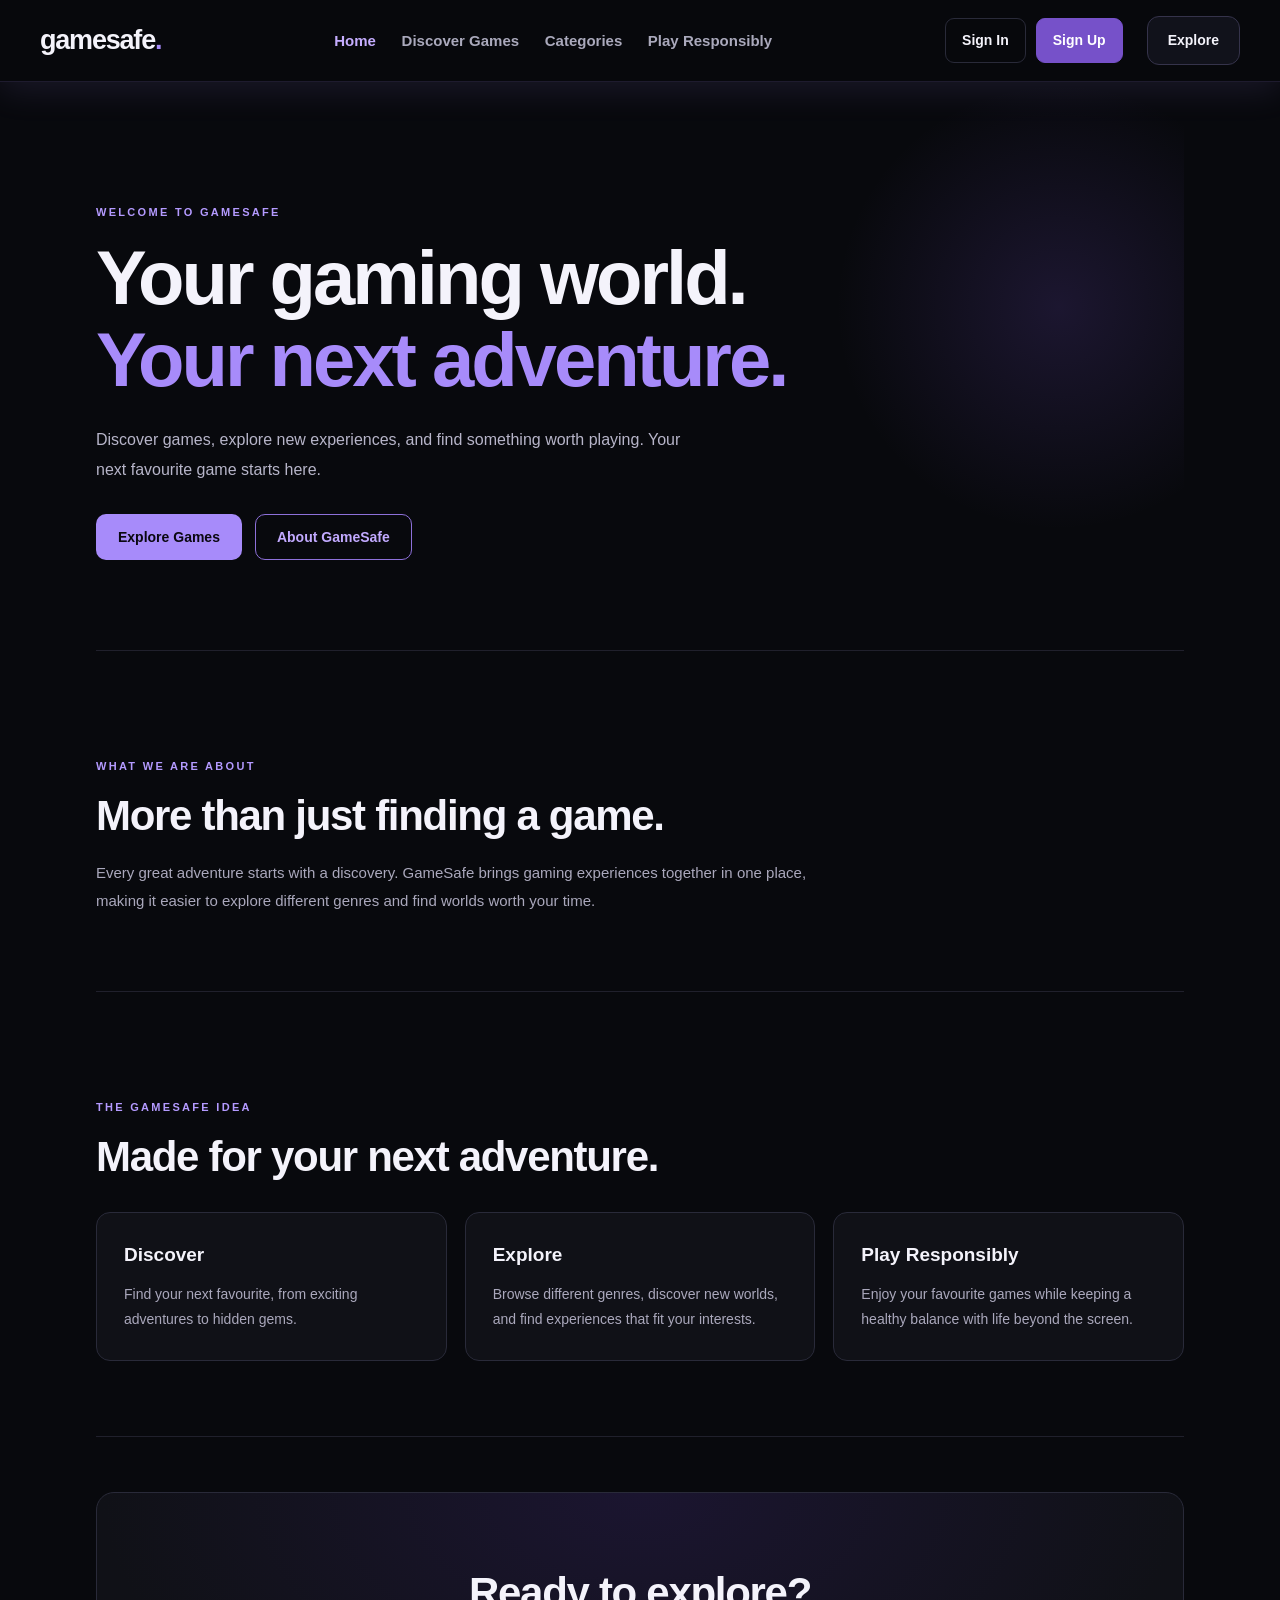
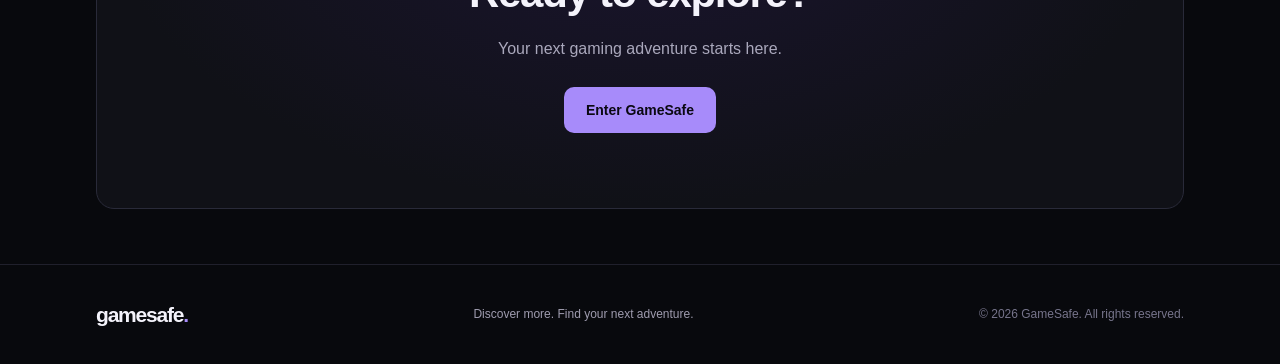
<file: index.html>
<!DOCTYPE html>
<html lang="en">
<head>
   
    <meta name="google-site-verification" content="UzLrV-4AFSS6kIqzw9CiGwNvHxpUOqqBNGoeSu82Of0">

    <meta charset="UTF-8">
    <meta name="viewport" content="width=device-width, initial-scale=1.0">
    <meta name="theme-color" content="#09090b">
    <meta name="description" content="GameSafe helps you discover games, explore genres, and find your next gaming adventure.">

    <title>GameSafe — Discover Your Gaming World</title>

    <link rel="icon" type="image/svg+xml" href="./favicon.svg">
    <link rel="stylesheet" href="./style.css">
</head>

<body>

    <!-- MAIN NAVIGATION -->
    <header class="navbar">

        <a href="./index.html" class="logo" aria-label="GameSafe home">
            gamesafe<span>.</span>
        </a>

        <nav class="nav-links" aria-label="Main navigation">
            <a href="./index.html" class="active" aria-current="page">Home</a>
            <a href="./games.html">Discover Games</a>
            <a href="./games.html#categories">Categories</a>
            <a href="#responsible">Play Responsibly</a>
        </nav>

        <!-- SIGN IN AND SIGN UP -->
        <div class="nav-auth">
            <a href="./signin.html" class="nav-signin">Sign In</a>
            <a href="./signup.html" class="nav-signup">Sign Up</a>
        </div>

        <a href="./games.html#games" class="nav-button">Explore</a>

    </header>

    <!-- HOMEPAGE -->
    <main id="home">

        <!-- HERO SECTION -->
        <section class="hero-section">
            <div class="hero-content">

                <p class="eyebrow">WELCOME TO GAMESAFE</p>

                <h1>
                    Your gaming world.
                    <span class="hero-highlight">
                        Your next adventure.
                    </span>
                </h1>

                <p class="hero-description">
                    Discover games, explore new experiences, and find
                    something worth playing. Your next favourite game
                    starts here.
                </p>

                <div class="hero-actions">
                    <a href="./games.html" class="primary-button">
                        Explore Games
                    </a>

                    <a href="#about" class="secondary-button">
                        About GameSafe
                    </a>
                </div>

            </div>
        </section>

        <!-- ABOUT SECTION -->
        <section class="about-section" id="about">

            <p class="eyebrow">WHAT WE ARE ABOUT</p>

            <h2>More than just finding a game.</h2>

            <p class="about-description">
                Every great adventure starts with a discovery.
                GameSafe brings gaming experiences together in one
                place, making it easier to explore different genres
                and find worlds worth your time.
            </p>

        </section>

        <!-- PRINCIPLES SECTION -->
        <section class="principles-section" id="responsible">

            <p class="eyebrow">THE GAMESAFE IDEA</p>

            <h2>Made for your next adventure.</h2>

            <div class="principles-grid">

                <article class="principle-card">
                    <h3>Discover</h3>
                    <p>
                        Find your next favourite, from exciting
                        adventures to hidden gems.
                    </p>
                </article>

                <article class="principle-card">
                    <h3>Explore</h3>
                    <p>
                        Browse different genres, discover new worlds,
                        and find experiences that fit your interests.
                    </p>
                </article>

                <article class="principle-card">
                    <h3>Play Responsibly</h3>
                    <p>
                        Enjoy your favourite games while keeping
                        a healthy balance with life beyond the screen.
                    </p>
                </article>

            </div>

        </section>

        <!-- FINAL CALL TO ACTION -->
        <section class="closing-section">

            <h2>Ready to explore?</h2>

            <p>Your next gaming adventure starts here.</p>

            <a href="./games.html" class="primary-button">
                Enter GameSafe
            </a>

        </section>

    </main>

    <!-- FOOTER -->
    <footer class="site-footer">

        <a href="./index.html" class="logo" aria-label="GameSafe home">
            gamesafe<span>.</span>
        </a>

        <p>Discover more. Find your next adventure.</p>

        <p class="copyright">
            &copy; 2026 GameSafe. All rights reserved.
        </p>

    </footer>

</body>
</html>
</file>
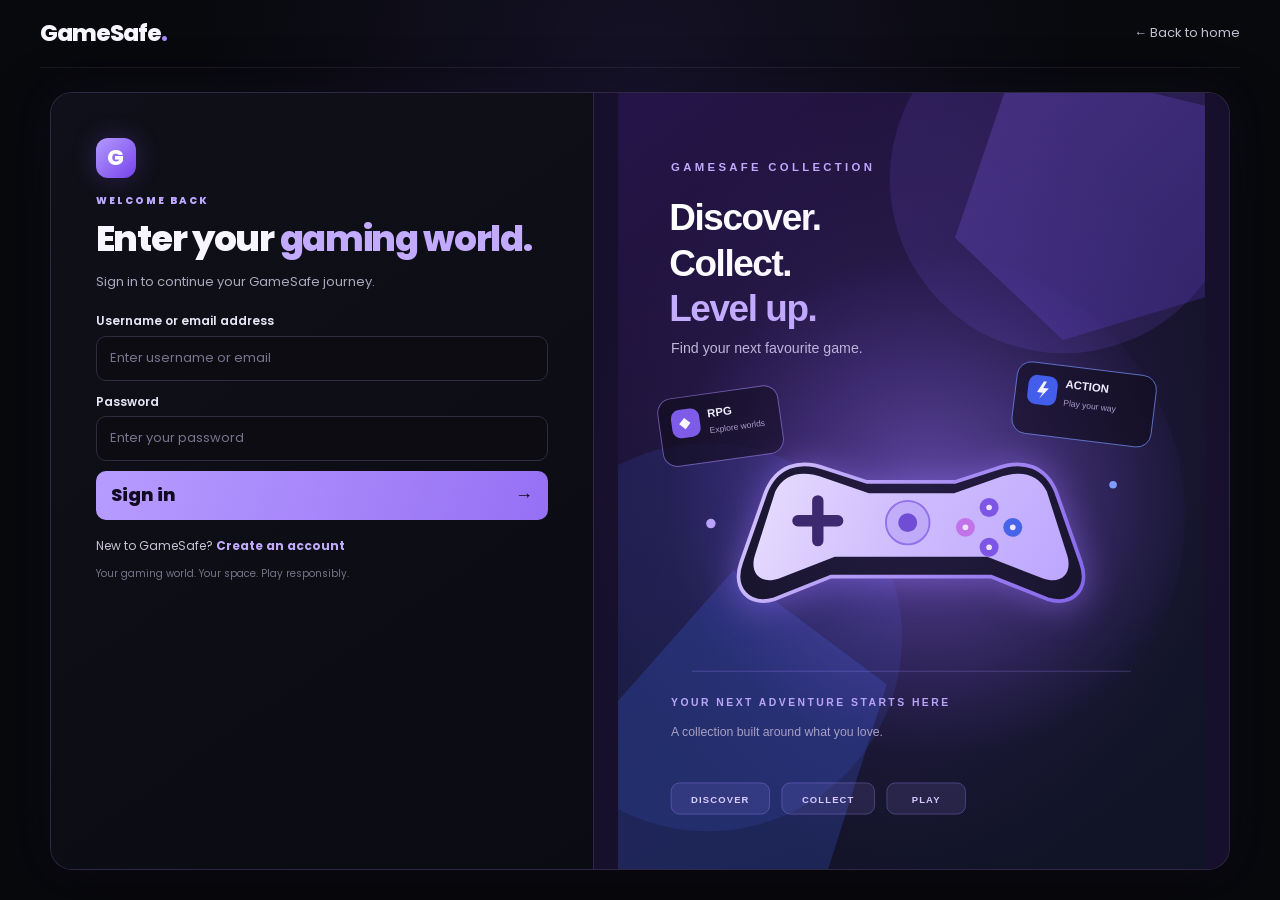
<file: signin.html>
<!DOCTYPE html>
<html lang="en">
<head>
    <meta charset="UTF-8">
    <meta name="viewport" content="width=device-width, initial-scale=1.0">
    <meta name="theme-color" content="#08090d">

    <title>Sign In | GameSafe</title>
    <meta name="description" content="Sign in to your GameSafe account.">

    <link rel="icon" type="image/svg+xml" href="favicon.svg">
    <link rel="stylesheet" href="style.css">

    <link rel="preconnect" href="https://fonts.googleapis.com">
    <link rel="preconnect" href="https://fonts.gstatic.com" crossorigin>
    <link href="https://fonts.googleapis.com/css2?family=Poppins:wght@400;500;600;700;800&display=swap" rel="stylesheet">
</head>

<body class="signin-page">

    <header class="signin-header">
        <a href="index.html" class="signin-logo">
            GameSafe<span>.</span>
        </a>

        <a href="index.html" class="back-home">
            ← Back to home
        </a>
    </header>

    <main class="signin-main">
        <section class="signin-card" aria-labelledby="signin-heading">

            <div class="signin-icon" aria-hidden="true">G</div>

            <p class="signin-eyebrow">WELCOME BACK</p>

            <h1 id="signin-heading">
                Enter your <span>gaming world.</span>
            </h1>

            <p class="signin-description">
                Sign in to continue your GameSafe journey.
            </p>

            <form id="signin-form">

                <label for="identifier">Username or email address</label>
                <input
                    type="text"
                    id="identifier"
                    name="identifier"
                    placeholder="Enter username or email"
                    autocomplete="username"
                    autocapitalize="none"
                    spellcheck="false"
                    required
                >

                <label for="password">Password</label>
                <input
                    type="password"
                    id="password"
                    name="password"
                    placeholder="Enter your password"
                    autocomplete="current-password"
                    required
                >

                <button type="submit" class="signin-button">
                    <span>Sign in</span>
                    <span aria-hidden="true">→</span>
                </button>

                <p id="signin-message" role="status" aria-live="polite"></p>

            </form>

            <p class="signin-footer">
                New to GameSafe?
                <a href="signup.html">Create an account</a>
            </p>

            <p class="signin-note">
                Your gaming world. Your space. Play responsibly.
            </p>

        </section>
    </main>

    <script type="module" src="signin.js"></script>
</body>
</html>
</file>
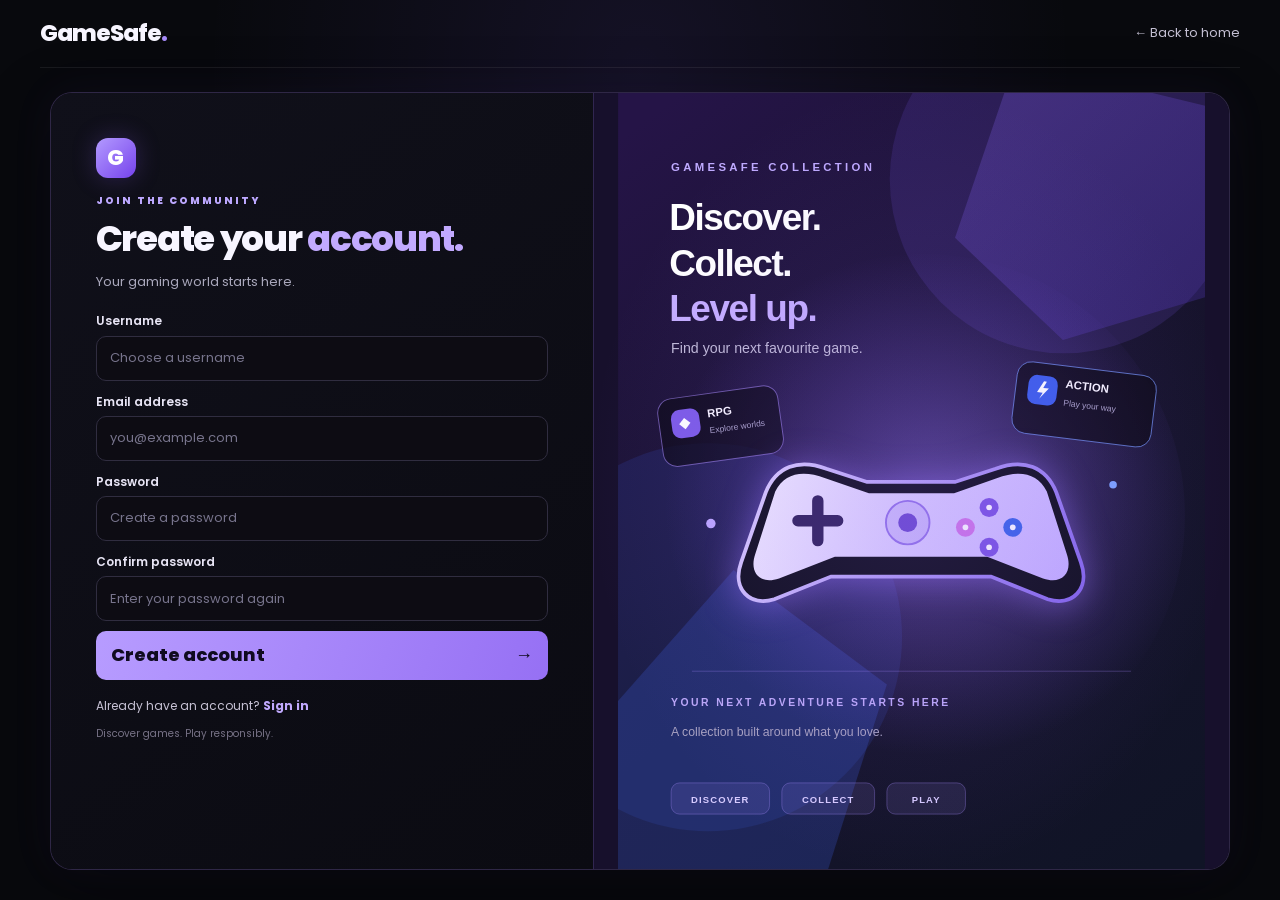
<file: signup.html>
<!DOCTYPE html>
<html lang="en">
<head>
    <meta charset="UTF-8">
    <meta name="viewport" content="width=device-width, initial-scale=1.0">
    <meta name="theme-color" content="#08090d">

    <title>Create Account | GameSafe</title>
    <meta name="description" content="Create your GameSafe account.">

    <link rel="icon" type="image/svg+xml" href="favicon.svg">
    <link rel="stylesheet" href="style.css">

    <link rel="preconnect" href="https://fonts.googleapis.com">
    <link rel="preconnect" href="https://fonts.gstatic.com" crossorigin>
    <link href="https://fonts.googleapis.com/css2?family=Poppins:wght@400;500;600;700;800&display=swap" rel="stylesheet">
</head>

<body class="signin-page">

    <header class="signin-header">
        <a href="index.html" class="signin-logo">
            GameSafe<span>.</span>
        </a>

        <a href="index.html" class="back-home">
            ← Back to home
        </a>
    </header>

    <main class="signin-main">
        <section class="signin-card" aria-labelledby="signup-heading">

            <div class="signin-icon" aria-hidden="true">G</div>

            <p class="signin-eyebrow">JOIN THE COMMUNITY</p>

            <h1 id="signup-heading">
                Create your <span>account.</span>
            </h1>

            <p class="signin-description">
                Your gaming world starts here.
            </p>

            <form id="signup-form">

                <label for="username">Username</label>
                <input
                    type="text"
                    id="username"
                    name="username"
                    placeholder="Choose a username"
                    autocomplete="username"
                    minlength="3"
                    maxlength="20"
                    required
                >

                <label for="email">Email address</label>
                <input
                    type="email"
                    id="email"
                    name="email"
                    placeholder="you@example.com"
                    autocomplete="email"
                    required
                >

                <label for="password">Password</label>
                <input
                    type="password"
                    id="password"
                    name="password"
                    placeholder="Create a password"
                    autocomplete="new-password"
                    minlength="8"
                    required
                >

                <label for="confirm-password">Confirm password</label>
                <input
                    type="password"
                    id="confirm-password"
                    name="confirm-password"
                    placeholder="Enter your password again"
                    autocomplete="new-password"
                    minlength="8"
                    required
                >

                <button type="submit" class="signin-button">
                    <span>Create account</span>
                    <span aria-hidden="true">→</span>
                </button>

                <p id="signup-message" role="status" aria-live="polite"></p>

            </form>

            <p class="signin-footer">
                Already have an account?
                <a href="signin.html">Sign in</a>
            </p>

            <p class="signin-note">
                Discover games. Play responsibly.
            </p>

        </section>
    </main>

    <script type="module" src="signup.js"></script>
</body>
</html>
</file>
<file: style.css>
:root {
    --bg: #08090d;
    --surface: #101117;
    --surface-light: #171823;
    --border: #292a39;
    --text: #f4f3fb;
    --muted: #aaa8bc;
    --purple: #a78bfa;
    --purple-light: #c2aaff;
    --purple-dark: #7651c9;
    --radius: 14px;
    --content-width: 1200px;
}

/* RESET AND SHARED DEFAULTS */

*,
*::before,
*::after {
    box-sizing: border-box;
}

* {
    margin: 0;
    padding: 0;
}

html {
    scroll-behavior: smooth;
    scroll-padding-top: 100px;
}

body {
    min-height: 100vh;
    background: var(--bg);
    color: var(--text);
    font-family: Inter, -apple-system, BlinkMacSystemFont, "Segoe UI", sans-serif;
    line-height: 1.6;
    -webkit-font-smoothing: antialiased;
}

a {
    color: inherit;
    text-decoration: none;
}

button,
input,
textarea,
select {
    font: inherit;
}

button {
    cursor: pointer;
}

img {
    display: block;
    max-width: 100%;
}

::selection {
    color: #08090d;
    background: var(--purple);
}

/* MAIN NAVIGATION */

.site-header,
.navbar {
    position: sticky;
    top: 0;
    z-index: 100;
    min-height: 82px;
    padding: 0 max(24px, calc((100% - var(--content-width)) / 2));
    display: flex;
    align-items: center;
    justify-content: space-between;
    gap: 24px;
    background: rgba(8, 9, 13, 0.94);
    border-bottom: 1px solid rgba(167, 139, 250, 0.14);
    box-shadow: 0 8px 35px rgba(167, 139, 250, 0.12);
    backdrop-filter: blur(18px);
}

.header-container {
    width: 100%;
    max-width: var(--content-width);
    margin: 0 auto;
    display: flex;
    align-items: center;
    justify-content: space-between;
    gap: 28px;
}

.logo {
    flex-shrink: 0;
    color: var(--text);
    font-size: 27px;
    font-weight: 800;
    letter-spacing: -1.2px;
}

.logo span {
    color: var(--purple);
}

.nav-links {
    display: flex;
    align-items: center;
    justify-content: center;
    flex: 1;
    gap: clamp(14px, 2vw, 30px);
}

.nav-links a {
    color: #aaa9bc;
    font-size: 15px;
    font-weight: 550;
    white-space: nowrap;
    transition: color 0.2s ease;
}

.nav-links a:hover,
.nav-links a.active {
    color: #c5adff;
}

.header-button,
.nav-button {
    flex-shrink: 0;
    padding: 12px 20px;
    color: var(--text);
    background: #11121b;
    border: 1px solid #35334b;
    border-radius: 12px;
    font-size: 14px;
    font-weight: 650;
    transition: background 0.2s ease, border-color 0.2s ease;
}

.header-button:hover,
.nav-button:hover {
    background: #1c192a;
    border-color: var(--purple);
}

main {
    width: min(var(--content-width), 85%);
    margin: 0 auto;
}

section {
    scroll-margin-top: 100px;
}

/* EYEBROW LABELS */

.eyebrow {
    margin-top: 32px;
    margin-bottom: 15px;
    color: #b49aff;
    font-size: 11px;
    font-weight: 800;
    letter-spacing: 2.3px;
}

/* HOMEPAGE HERO */

.hero-section {
    position: relative;
    min-height: 480px;
    padding: 90px 0;
    display: flex;
    align-items: center;
    overflow: hidden;
    border-bottom: 1px solid #20202c;
}

.hero-section::before {
    content: "";
    position: absolute;
    top: 0;
    right: -100px;
    width: 450px;
    height: 450px;
    background: radial-gradient(circle, rgba(126, 87, 220, 0.17), transparent 70%);
    pointer-events: none;
}

.hero-content {
    position: relative;
    z-index: 1;
    max-width: 820px;
}

.hero-section h1 {
    max-width: 800px;
    color: var(--text);
    font-size: clamp(44px, 6vw, 76px);
    line-height: 1.08;
    letter-spacing: -3px;
}

.hero-highlight {
    display: block;
    color: var(--purple);
}

.hero-description {
    max-width: 600px;
    margin: 24px 0 28px;
    color: #b7b5c9;
    font-size: 16px;
    line-height: 1.9;
}

.hero-actions {
    display: flex;
    flex-wrap: wrap;
    gap: 13px;
}

/* Homepage buttons */

.button,
.primary-button,
.secondary-button {
    min-height: 46px;
    padding: 11px 21px;
    display: inline-flex;
    align-items: center;
    justify-content: center;
    border: 1px solid transparent;
    border-radius: 10px;
    font-size: 14px;
    font-weight: 700;
    transition: transform 0.2s ease, box-shadow 0.2s ease, background 0.2s ease;
}

.button:hover,
.primary-button:hover,
.secondary-button:hover {
    transform: translateY(-2px);
}

.primary-button {
    color: #0a0811;
    background: var(--purple);
}

.primary-button:hover {
    background: var(--purple-light);
    box-shadow: 0 0 28px rgba(167, 139, 250, 0.2);
}

.secondary-button {
    color: var(--purple-light);
    background: transparent;
    border-color: #8d70d9;
}

.secondary-button:hover {
    background: #171321;
}

/* ABOUT AND PRINCIPLES */

.about-section,
.principles-section {
    padding: 75px 0;
    border-bottom: 1px solid #20202c;
}

.about-section h2,
.principles-section h2,
.closing-section h2 {
    margin-bottom: 18px;
    color: var(--text);
    font-size: clamp(28px, 4vw, 42px);
    line-height: 1.2;
    letter-spacing: -1.3px;
}

.about-description {
    max-width: 760px;
    color: var(--muted);
    font-size: 15px;
    line-height: 1.9;
}

.principles-grid,
.features,
.feature-grid,
.info-grid {
    margin-top: 30px;
    display: grid;
    grid-template-columns: repeat(3, minmax(0, 1fr));
    gap: 18px;
}

.principle-card,
.feature-card {
    padding: 27px;
    background: var(--surface);
    border: 1px solid var(--border);
    border-radius: var(--radius);
    transition: border-color 0.2s ease, transform 0.2s ease;
}

.principle-card:hover,
.feature-card:hover {
    transform: translateY(-3px);
    border-color: var(--purple-dark);
}

.principle-card h3,
.feature-card h3 {
    margin-bottom: 12px;
    color: var(--text);
    font-size: 19px;
}

.principle-card p,
.feature-card p {
    color: var(--muted);
    font-size: 14px;
    line-height: 1.8;
}

/* Homepage closing panel */

.closing-section {
    margin: 55px 0;
    padding: 75px 25px;
    text-align: center;
    background: radial-gradient(ellipse at top, #1b1530, #101117 70%);
    border: 1px solid var(--border);
    border-radius: 18px;
}

.closing-section p {
    margin-bottom: 25px;
    color: var(--muted);
}

/* FOOTER */

.site-footer,
.footer {
    min-height: 100px;
    padding: 25px 7.5%;
    display: flex;
    align-items: center;
    justify-content: space-between;
    flex-wrap: wrap;
    gap: 16px;
    border-top: 1px solid #20202c;
    color: #9f9caf;
}

.site-footer .logo,
.footer .logo {
    color: var(--text);
    font-size: 21px;
}

.site-footer p,
.footer p,
.footer > span {
    margin: 0;
    font-size: 12px;
}

.copyright {
    color: #77758c;
}

/* GAMES PAGE HEADINGS */

.section-heading {
    margin-bottom: 25px;
    display: flex;
    align-items: end;
    justify-content: space-between;
    gap: 20px;
}

.section-heading h2 {
    color: var(--text);
    font-size: clamp(27px, 3vw, 36px);
    line-height: 1.2;
    letter-spacing: -1.3px;
}

.section-heading h2 span {
    color: var(--purple);
}

.section-description {
    margin-top: 10px;
    color: var(--muted);
    font-size: 14px;
}

.games-section {
    padding-top: 100px;
}

.categories-section {
    padding-top: 65px;
}

.collection-count {
    padding: 8px 11px;
    color: var(--purple-light);
    background: #13111c;
    border: 1px solid #302744;
    border-radius: 8px;
    font-size: 10px;
    letter-spacing: 1.4px;
    white-space: nowrap;
}

/* GAME CARDS */

.game-grid {
    display: grid;
    grid-template-columns: repeat(4, minmax(0, 1fr));
    gap: 17px;
}

.game-card {
    min-width: 0;
    overflow: hidden;
    background: var(--surface);
    border: 1px solid var(--border);
    border-radius: var(--radius);
    transition: transform 0.25s ease, border-color 0.25s ease;
}

.game-card:hover {
    transform: translateY(-5px);
    border-color: #8e70d5;
}

.game-art {
    position: relative;
    height: 170px;
    display: grid;
    place-items: center;
    overflow: hidden;
}

.game-cover {
    position: absolute;
    z-index: 0;
    inset: 0;
    width: 100%;
    height: 100%;
    object-fit: cover;
}

.game-art::before,
.game-art::after {
    content: "";
    position: absolute;
    z-index: 1;
    border-radius: 50%;
    pointer-events: none;
}

.game-art::before {
    top: -65px;
    right: -35px;
    width: 180px;
    height: 180px;
    border: 1px solid rgba(255, 255, 255, 0.22);
}

.game-art::after {
    bottom: -100px;
    left: -55px;
    width: 160px;
    height: 160px;
    background: rgba(255, 255, 255, 0.08);
}

.art-adventure {
    background: linear-gradient(145deg, #7f9dba, #314f75 48%, #1c1c37);
}

.art-racing {
    background: linear-gradient(145deg, #24113c, #9a2a91 45%, #10182c);
}

.art-fantasy {
    background: linear-gradient(145deg, #9ec9c5, #457c8b 48%, #283c5b);
}

.art-scifi {
    background: linear-gradient(145deg, #172e51, #384b81 48%, #10101d);
}

.art-label {
    position: absolute;
    z-index: 2;
    top: 13px;
    left: 13px;
    padding: 6px 8px;
    color: #fff;
    background: rgba(9, 9, 17, 0.7);
    border: 1px solid rgba(255, 255, 255, 0.18);
    border-radius: 6px;
    font-size: 9px;
    letter-spacing: 1px;
}

.art-visual {
    position: relative;
    z-index: 2;
    color: rgba(255, 255, 255, 0.9);
    font-size: 66px;
    font-weight: 900;
    letter-spacing: -5px;
    text-shadow: 0 8px 35px rgba(0, 0, 0, 0.3);
    transform: rotate(-7deg);
}

.game-info {
    padding: 17px;
}

.game-title-row {
    display: flex;
    align-items: center;
    justify-content: space-between;
    gap: 8px;
}

.game-title-row h3 {
    font-size: 15px;
    line-height: 1.4;
}

.game-number {
    color: #77748c;
    font-size: 10px;
}

.game-info p {
    min-height: 40px;
    margin: 10px 0 14px;
    color: var(--muted);
    font-size: 12px;
    line-height: 1.7;
}

.tags {
    display: flex;
    flex-wrap: wrap;
    gap: 6px;
}

.tags span {
    padding: 6px 8px;
    color: #c7c1e1;
    background: #171624;
    border: 1px solid #303047;
    border-radius: 7px;
    font-size: 10px;
}

/* GAME GENRE CARDS */

.category-grid {
    display: grid;
    grid-template-columns: repeat(3, minmax(0, 1fr));
    gap: 13px;
}

.category-card {
    min-height: 76px;
    padding: 0 19px;
    display: flex;
    align-items: center;
    gap: 15px;
    background: var(--surface);
    border: 1px solid #2c2b3e;
    border-radius: 12px;
    transition: background 0.2s ease, border-color 0.2s ease;
}

.category-card:hover {
    background: #171321;
    border-color: #8d70d9;
}

.category-icon {
    width: 32px;
    flex-shrink: 0;
    color: #ad8aff;
    font-size: 26px;
    text-align: center;
}

.category-card > span:nth-child(2) {
    font-size: 14px;
    font-weight: 650;
}

.category-arrow {
    margin-left: auto;
    color: #ad8aff;
    font-size: 17px;
    transition: transform 0.2s ease;
}

.category-card:hover .category-arrow {
    transform: translate(3px, -3px);
}

/* RESPONSIBLE GAMING PANEL */

.responsible-panel {
    margin: 65px 0 55px;
    padding: 30px 24px;
    display: grid;
    grid-template-columns: repeat(3, minmax(0, 1fr));
    align-items: stretch;
    gap: 22px;
    background:
        radial-gradient(ellipse at top left, rgba(120, 83, 200, 0.09), transparent 65%),
        linear-gradient(120deg, #101117, #0c0d13);
    border: 1px solid var(--border);
    border-radius: 20px;
}

.responsible-item {
    min-width: 0;
    padding: 10px 14px;
    display: flex;
    align-items: center;
    gap: 18px;
}

.responsible-item + .responsible-item {
    padding-left: 26px;
    border-left: 1px solid #302a41;
}

.responsible-icon {
    width: 56px;
    height: 56px;
    flex: 0 0 56px;
    display: grid;
    place-items: center;
    color: var(--purple-light);
    background: rgba(167, 139, 250, 0.09);
    border: 1px solid #57417f;
    border-radius: 50%;
    font-size: 29px;
}

.responsible-item > div:last-child {
    min-width: 0;
}

.responsible-item h3 {
    margin-bottom: 9px;
    color: #f7f5ff;
    font-size: clamp(18px, 1.2vw, 21px);
    font-weight: 750;
    line-height: 1.35;
    letter-spacing: -0.35px;
}

.responsible-item p {
    max-width: 34ch;
    color: #c0bdce;
    font-size: clamp(14px, 1vw, 15px);
    line-height: 1.75;
}

/* Shared controls and keyboard accessibility */

input,
textarea,
select {
    width: 100%;
    padding: 12px 14px;
    color: var(--text);
    background: var(--surface);
    border: 1px solid var(--border);
    border-radius: 9px;
    outline: none;
}

input:focus,
textarea:focus,
select:focus {
    border-color: var(--purple);
    box-shadow: 0 0 0 3px rgba(167, 139, 250, 0.1);
}

input::placeholder,
textarea::placeholder {
    color: #77758c;
}

a:focus-visible,
button:focus-visible,
input:focus-visible,
textarea:focus-visible,
select:focus-visible {
    outline: 2px solid var(--purple-light);
    outline-offset: 3px;
}

/* GAMESAFE SIGN-IN AND SIGN-UP */

.signin-page {
    min-height: 100vh;
    margin: 0;
    display: flex;
    flex-direction: column;
    overflow-x: hidden;
    background:
        radial-gradient(ellipse at 50% 8%, rgba(132, 92, 255, 0.10), transparent 48%),
        #08090d;
    color: #f7f5ff;
    font-family: Poppins, Inter, -apple-system, BlinkMacSystemFont, "Segoe UI", sans-serif;
}

.signin-header {
    width: min(1200px, calc(100% - 48px));
    min-height: 68px;
    flex: 0 0 68px;
    margin: 0 auto;
    padding: 0;
    display: flex;
    align-items: center;
    justify-content: space-between;
    gap: 20px;
    border-bottom: 1px solid rgba(255, 255, 255, 0.07);
}

.signin-logo {
    flex-shrink: 0;
    color: #f7f5ff;
    font-size: 23px;
    font-weight: 800;
    letter-spacing: -1px;
}

.signin-logo span {
    color: var(--purple);
}

.back-home {
    color: #c3bfd2;
    font-size: 13px;
    transition: color 0.2s ease;
}

.back-home:hover {
    color: var(--purple-light);
}

/* Two-column auth layout */

.signin-main {
    width: min(1180px, calc(100% - 48px));
    max-width: none;
    min-width: 0;
    flex: 1 0 auto;
    margin: 24px auto 30px;
    padding: 0;
    display: grid;
    grid-template-columns: minmax(0, 0.92fr) minmax(0, 1.08fr);
    align-items: stretch;
    background: #0d0c13;
    border: 1px solid rgba(167, 139, 250, 0.22);
    border-radius: 22px;
    overflow: hidden;
    box-shadow: 0 22px 75px rgba(0, 0, 0, 0.32), 0 0 45px rgba(139, 92, 246, 0.06);
}

.signin-card {
    grid-column: 1;
    grid-row: 1;
    width: 100%;
    max-width: none;
    min-width: 0;
    margin: 0;
    padding: clamp(28px, 3.5vw, 48px);
    overflow-wrap: break-word;
    background: linear-gradient(145deg, #10101a 0%, #0b0b12 100%);
    border: 0;
    border-radius: 0;
    box-shadow: none;
}

.signin-main::after {
    content: "";
    grid-column: 2;
    grid-row: 1;
    display: block;
    min-width: 0;
    min-height: 600px;
    background: #17102c url("auth-game-art.svg") center / cover no-repeat;
    border-left: 1px solid rgba(167, 139, 250, 0.18);
}

/* Auth logo tile */

.signin-icon {
    width: 40px;
    height: 40px;
    margin-bottom: 15px;
    display: grid;
    place-items: center;
    color: #fff;
    background: linear-gradient(135deg, #b39aff, #7643ec);
    border-radius: 12px;
    box-shadow: 0 0 24px rgba(139, 92, 246, 0.25);
    font-size: 21px;
    font-weight: 800;
}

.signin-eyebrow {
    margin: 0 0 9px;
    color: #bda8ff;
    font-size: 10px;
    font-weight: 800;
    letter-spacing: 2px;
}

.signin-card h1 {
    margin: 0 0 11px;
    color: #f7f5ff;
    font-size: clamp(28px, 2.8vw, 38px);
    font-weight: 800;
    line-height: 1.17;
    letter-spacing: -1.3px;
    overflow-wrap: normal;
    text-wrap: balance;
}

.signin-card h1 span {
    color: var(--purple-light);
}

.signin-description {
    margin: 0 0 18px;
    color: #aaa8bc;
    font-size: 13px;
    line-height: 1.75;
}

/* Sign-in and sign-up forms */

#signin-form,
#signup-form {
    margin: 0;
}

#signin-form label,
#signup-form label {
    display: block;
    margin: 11px 0 5px;
    color: #e8e5f5;
    font-size: 12px;
    font-weight: 600;
}

#signin-form input,
#signup-form input {
    display: block;
    width: 100%;
    min-width: 0;
    min-height: 45px;
    margin: 0 0 7px;
    padding: 11px 13px;
    color: #f7f5ff;
    background: #0d0c13;
    border: 1px solid #302d40;
    border-radius: 10px;
    font-size: 13px;
    line-height: 1.4;
    outline: none;
    transition: border-color 0.2s ease, box-shadow 0.2s ease;
}

#signin-form input::placeholder,
#signup-form input::placeholder {
    color: #77748c;
}

#signin-form input:focus,
#signup-form input:focus {
    border-color: var(--purple);
    box-shadow: 0 0 0 3px rgba(167, 139, 250, 0.11), 0 0 18px rgba(139, 92, 246, 0.07);
}

/* Keep Chrome autofill dark */

#signin-form input:-webkit-autofill,
#signup-form input:-webkit-autofill,
#signin-form input:-webkit-autofill:hover,
#signup-form input:-webkit-autofill:hover,
#signin-form input:-webkit-autofill:focus,
#signup-form input:-webkit-autofill:focus {
    -webkit-text-fill-color: #f7f5ff;
    caret-color: #f7f5ff;
    -webkit-box-shadow: 0 0 0 1000px #0d0c13 inset;
    box-shadow: 0 0 0 1000px #0d0c13 inset;
    border: 1px solid #383249;
}

/* Auth buttons */

.signin-button {
    width: 100%;
    min-height: 46px;
    margin-top: 10px;
    padding: 10px 15px;
    display: flex;
    align-items: center;
    justify-content: space-between;
    gap: 12px;
    color: #100b20;
    background: linear-gradient(110deg, #b79cff, #9670f4);
    border: 0;
    border-radius: 10px;
    font-size: 14px;
    font-weight: 800;
    transition: background 0.2s ease, transform 0.2s ease, box-shadow 0.2s ease;
}

.signin-button span {
    font-size: 18px;
}

.signin-button:hover {
    background: linear-gradient(110deg, #c7b4ff, #a583ff);
    box-shadow: 0 7px 26px rgba(167, 139, 250, 0.19);
    transform: translateY(-1px);
}

.signin-button:disabled {
    opacity: 0.65;
    cursor: wait;
    transform: none;
}

/* Auth messages */

#signin-message,
#signup-message {
    min-height: 0;
    margin: 0;
    color: #ff9999;
    font-size: 12px;
    line-height: 1.5;
    overflow-wrap: anywhere;
}

#signin-message:not(:empty),
#signup-message:not(:empty) {
    margin-top: 10px;
    padding: 9px 11px;
    background: rgba(167, 139, 250, 0.07);
    border: 1px solid rgba(167, 139, 250, 0.16);
    border-radius: 8px;
}

.signin-footer {
    margin: 16px 0 0;
    color: #c7c2d5;
    font-size: 12px;
    line-height: 1.7;
}

.signin-footer a {
    color: var(--purple-light);
    font-weight: 700;
}

.signin-footer a:hover {
    text-decoration: underline;
}

.signin-note {
    margin: 10px 0 0;
    color: #777286;
    font-size: 10px;
    line-height: 1.6;
}

/* Desktop spacing */

@media (max-height: 820px) and (min-width: 761px) {
    .signin-main {
        margin-top: 14px;
        margin-bottom: 16px;
    }

    .signin-main::after {
        min-height: 520px;
    }

    .signin-card {
        padding-top: 25px;
        padding-bottom: 25px;
    }

    .signin-icon {
        width: 36px;
        height: 36px;
        margin-bottom: 10px;
    }

    .signin-description {
        margin-bottom: 12px;
    }

    #signin-form label,
    #signup-form label {
        margin-top: 8px;
    }

    #signin-form input,
    #signup-form input {
        min-height: 41px;
        margin-bottom: 4px;
    }

    .signin-button {
        min-height: 43px;
        margin-top: 7px;
    }

    .signin-footer {
        margin-top: 11px;
    }
}

/* Mobile authentication layout */

@media (max-width: 760px) {
    .signin-header {
        width: calc(100% - 32px);
        min-height: 64px;
        flex-basis: 64px;
    }

    .signin-logo {
        font-size: 21px;
    }

    .back-home {
        font-size: 12px;
    }

    .signin-main {
        width: calc(100% - 28px);
        margin: 14px auto 20px;
        grid-template-columns: minmax(0, 1fr);
        border-radius: 18px;
    }

    .signin-card {
        grid-column: 1;
        grid-row: 1;
        padding: 25px 22px;
    }

    .signin-main::after {
        grid-column: 1;
        grid-row: 2;
        min-height: 190px;
        background-position: center 50%;
        border-left: 0;
        border-top: 1px solid rgba(167, 139, 250, 0.18);
    }

    .signin-card h1 {
        font-size: clamp(27px, 6vw, 34px);
    }
}

@media (max-width: 420px) {
    .signin-header {
        width: calc(100% - 24px);
        gap: 10px;
    }

    .signin-logo {
        font-size: 19px;
    }

    .back-home {
        font-size: 11px;
    }

    .signin-main {
        width: calc(100% - 20px);
        margin-top: 10px;
    }

    .signin-card {
        padding: 22px 17px;
    }

    #signin-form input,
    #signup-form input {
        min-height: 44px;
        font-size: 14px;
    }
}

/* TABLET LAYOUT */

@media (max-width: 950px) {
    .site-header,
    .navbar {
        padding-left: 5%;
        padding-right: 5%;
    }

    main {
        width: 90%;
    }

    .game-grid {
        grid-template-columns: repeat(2, minmax(0, 1fr));
    }

    .principles-grid,
    .features,
    .feature-grid,
    .info-grid {
        grid-template-columns: repeat(2, minmax(0, 1fr));
    }

    .responsible-panel {
        grid-template-columns: 1fr;
        padding: 24px 18px;
        gap: 14px;
    }

    .responsible-item + .responsible-item {
        padding: 16px 10px 0;
        border-top: 1px solid var(--border);
        border-left: none;
    }
}

/* RESPONSIVE NAVIGATION */

@media (max-width: 850px) {
    .navbar {
        flex-wrap: wrap;
        justify-content: center;
        padding-top: 14px;
        padding-bottom: 14px;
    }

    .navbar .nav-links {
        flex-wrap: wrap;
        flex: 1 1 100%;
        gap: 12px 20px;
    }
}

/* MOBILE LAYOUT */

@media (max-width: 620px) {
    .site-header,
    .navbar {
        min-height: 70px;
        padding: 14px 5%;
    }

    .logo {
        font-size: 23px;
    }

    .header-button,
    .nav-button {
        padding: 9px 12px;
        font-size: 12px;
    }

    .hero-section {
        min-height: auto;
        padding: 65px 0;
    }

    .hero-section h1 {
        font-size: clamp(40px, 11vw, 60px);
        letter-spacing: -2px;
    }

    .hero-description {
        font-size: 14px;
    }

    .about-section,
    .principles-section {
        padding: 55px 0;
    }

    .principles-grid,
    .features,
    .feature-grid,
    .info-grid,
    .category-grid {
        grid-template-columns: 1fr;
    }

    .section-heading {
        align-items: flex-start;
        flex-direction: column;
    }

    .game-grid {
        gap: 12px;
    }

    .game-art {
        height: 130px;
    }

    .game-info {
        padding: 12px;
    }

    .game-title-row h3 {
        font-size: 13px;
    }

    .game-info p {
        font-size: 11px;
    }

    .tags span {
        font-size: 9px;
    }

    .closing-section {
        margin: 40px 0;
        padding: 55px 18px;
    }

    .site-footer,
    .footer {
        padding: 25px 5%;
        flex-direction: column;
        align-items: flex-start;
    }

    .responsible-panel {
        margin: 45px 0;
        padding: 20px 12px;
    }

    .responsible-item {
        padding: 10px 6px;
        gap: 15px;
    }

    .responsible-icon {
        width: 48px;
        height: 48px;
        flex-basis: 48px;
        font-size: 25px;
    }
}

/* Smaller phones */

@media (max-width: 360px) {
    .game-grid {
        grid-template-columns: 1fr;
    }

    .game-art {
        height: 180px;
    }

    .hero-actions {
        flex-direction: column;
        align-items: stretch;
    }
}

/* Respect reduced-motion preferences */

@media (prefers-reduced-motion: reduce) {
    html {
        scroll-behavior: auto;
    }

    *,
    *::before,
    *::after {
        transition-duration: 0.01ms !important;
        animation-duration: 0.01ms !important;
        animation-iteration-count: 1 !important;
    }
}

/* SIGN IN & SIGN UP NAVIGATION */

.nav-auth {
    display: flex;
    align-items: center;
    gap: 10px;
    flex-shrink: 0;
}

.nav-auth a {
    display: inline-flex;
    align-items: center;
    justify-content: center;
    padding: 10px 16px;
    border-radius: 9px;
    font-size: 14px;
    font-weight: 650;
    white-space: nowrap;
    text-decoration: none;
    transition: 0.2s ease;
}

.nav-signin {
    color: var(--text);
    background: transparent;
    border: 1px solid var(--border);
}

.nav-signin:hover {
    color: var(--purple-light);
    border-color: var(--purple);
}

.nav-signup {
    color: #ffffff;
    background: var(--purple-dark);
    border: 1px solid var(--purple-dark);
}

.nav-signup:hover {
    background: #8b65df;
    border-color: #8b65df;
    box-shadow: 0 0 16px rgba(167, 139, 250, 0.18);
}

/* Responsive navigation */

@media (max-width: 950px) {
    .navbar {
        flex-wrap: wrap;
        justify-content: space-between;
        gap: 14px;
        padding-top: 14px;
        padding-bottom: 14px;
    }

    .navbar .nav-links {
        order: 3;
        flex: 1 1 100%;
        width: 100%;
        justify-content: flex-start;
        flex-wrap: wrap;
        gap: 12px 22px;
    }

    .navbar .nav-auth {
        order: 2;
        margin-left: auto;
    }

    .navbar > .nav-button {
        order: 4;
    }
}

@media (max-width: 500px) {
    .navbar {
        column-gap: 10px;
    }

    .nav-auth {
        gap: 6px;
    }

    .nav-auth a {
        padding: 8px 10px;
        font-size: 12px;
    }

    .navbar > .nav-button {
        padding: 9px 12px;
        font-size: 12px;
    }

    .navbar .nav-links {
        gap: 10px 16px;
    }

    .navbar .nav-links a {
        font-size: 13px;
    }
}

/* FIX: Keep the complete GameSafe SVG visible */
.signin-main::after {
    background-color: #17102c !important;
    background-image:
        radial-gradient(
            ellipse at center,
            rgba(139, 92, 246, 0.16),
            transparent 72%
        ),
        url("./auth-game-art.svg") !important;
    background-size: cover, contain !important;
    background-position: center center, center center !important;
    background-repeat: no-repeat, no-repeat !important;
}

/* Give the artwork enough room on desktop */
@media (min-width: 761px) {
    .signin-main::after {
        min-height: 560px;
    }
}
</file>
